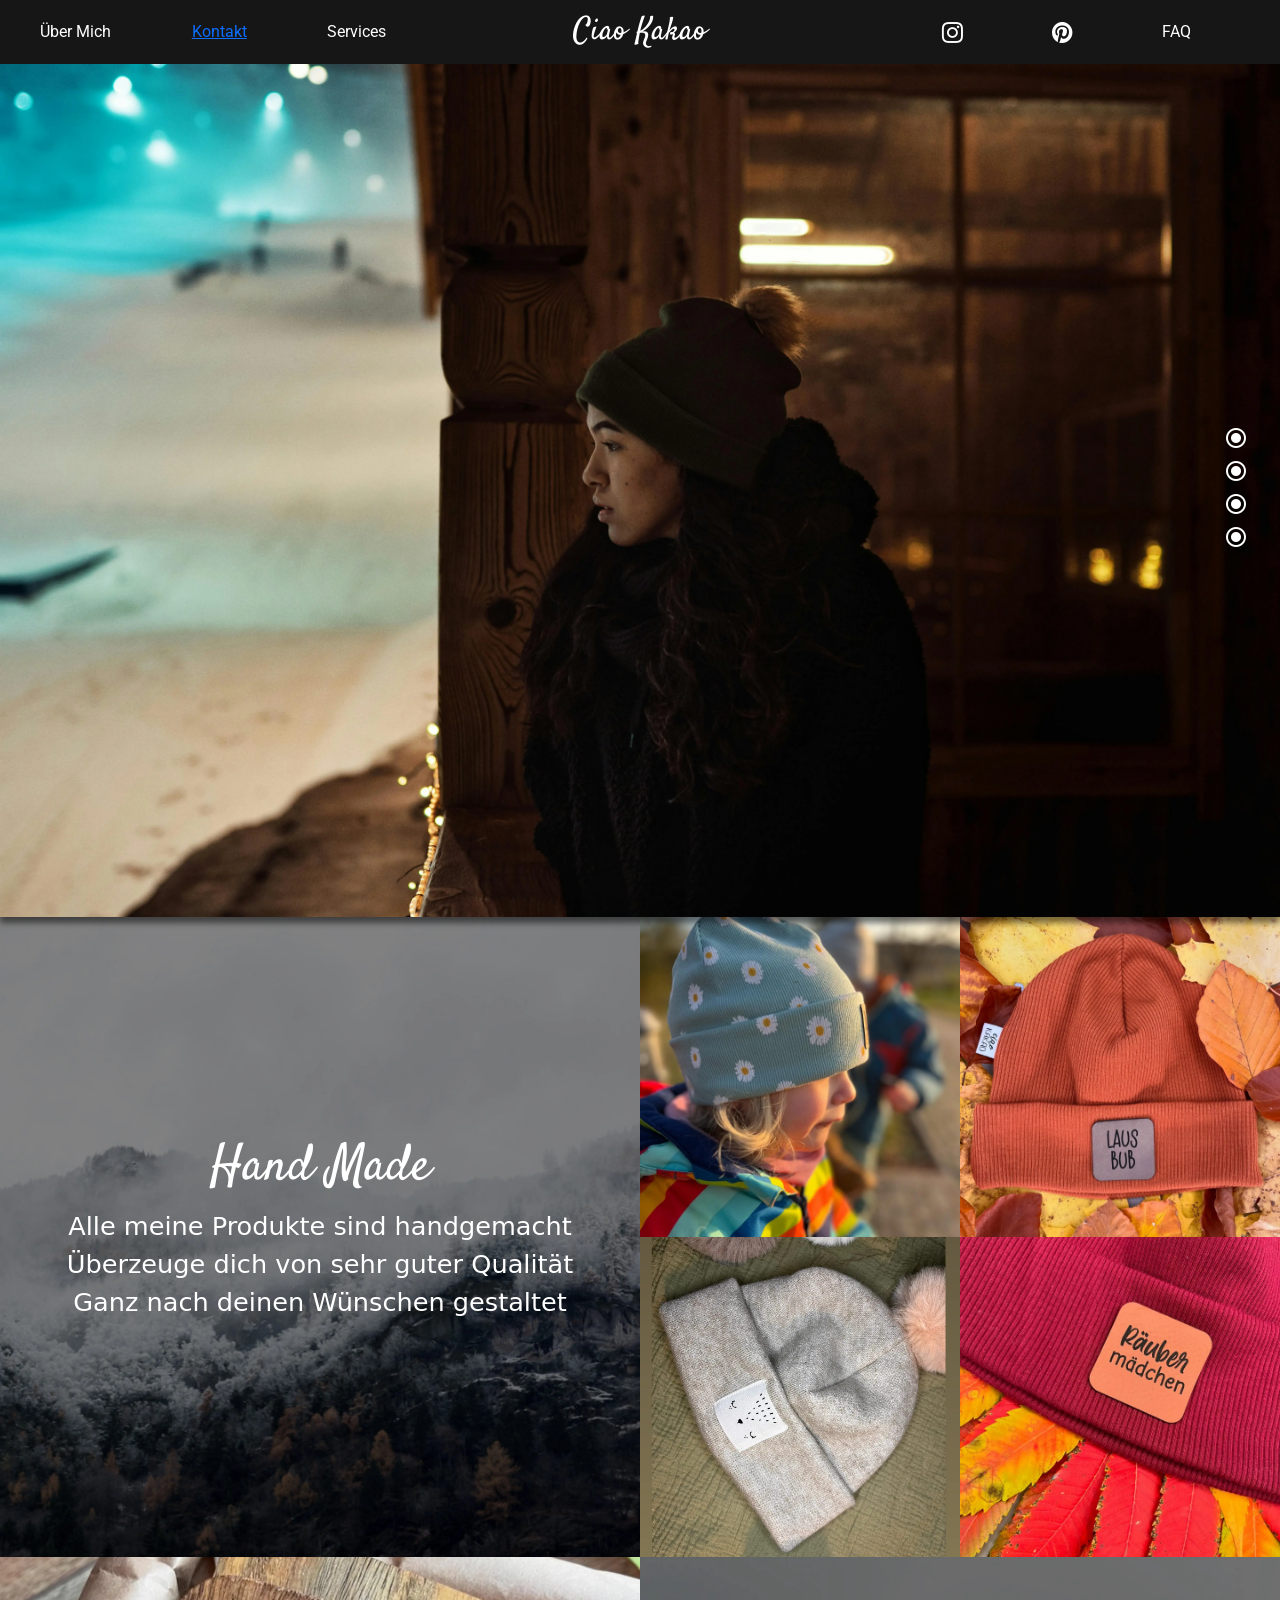
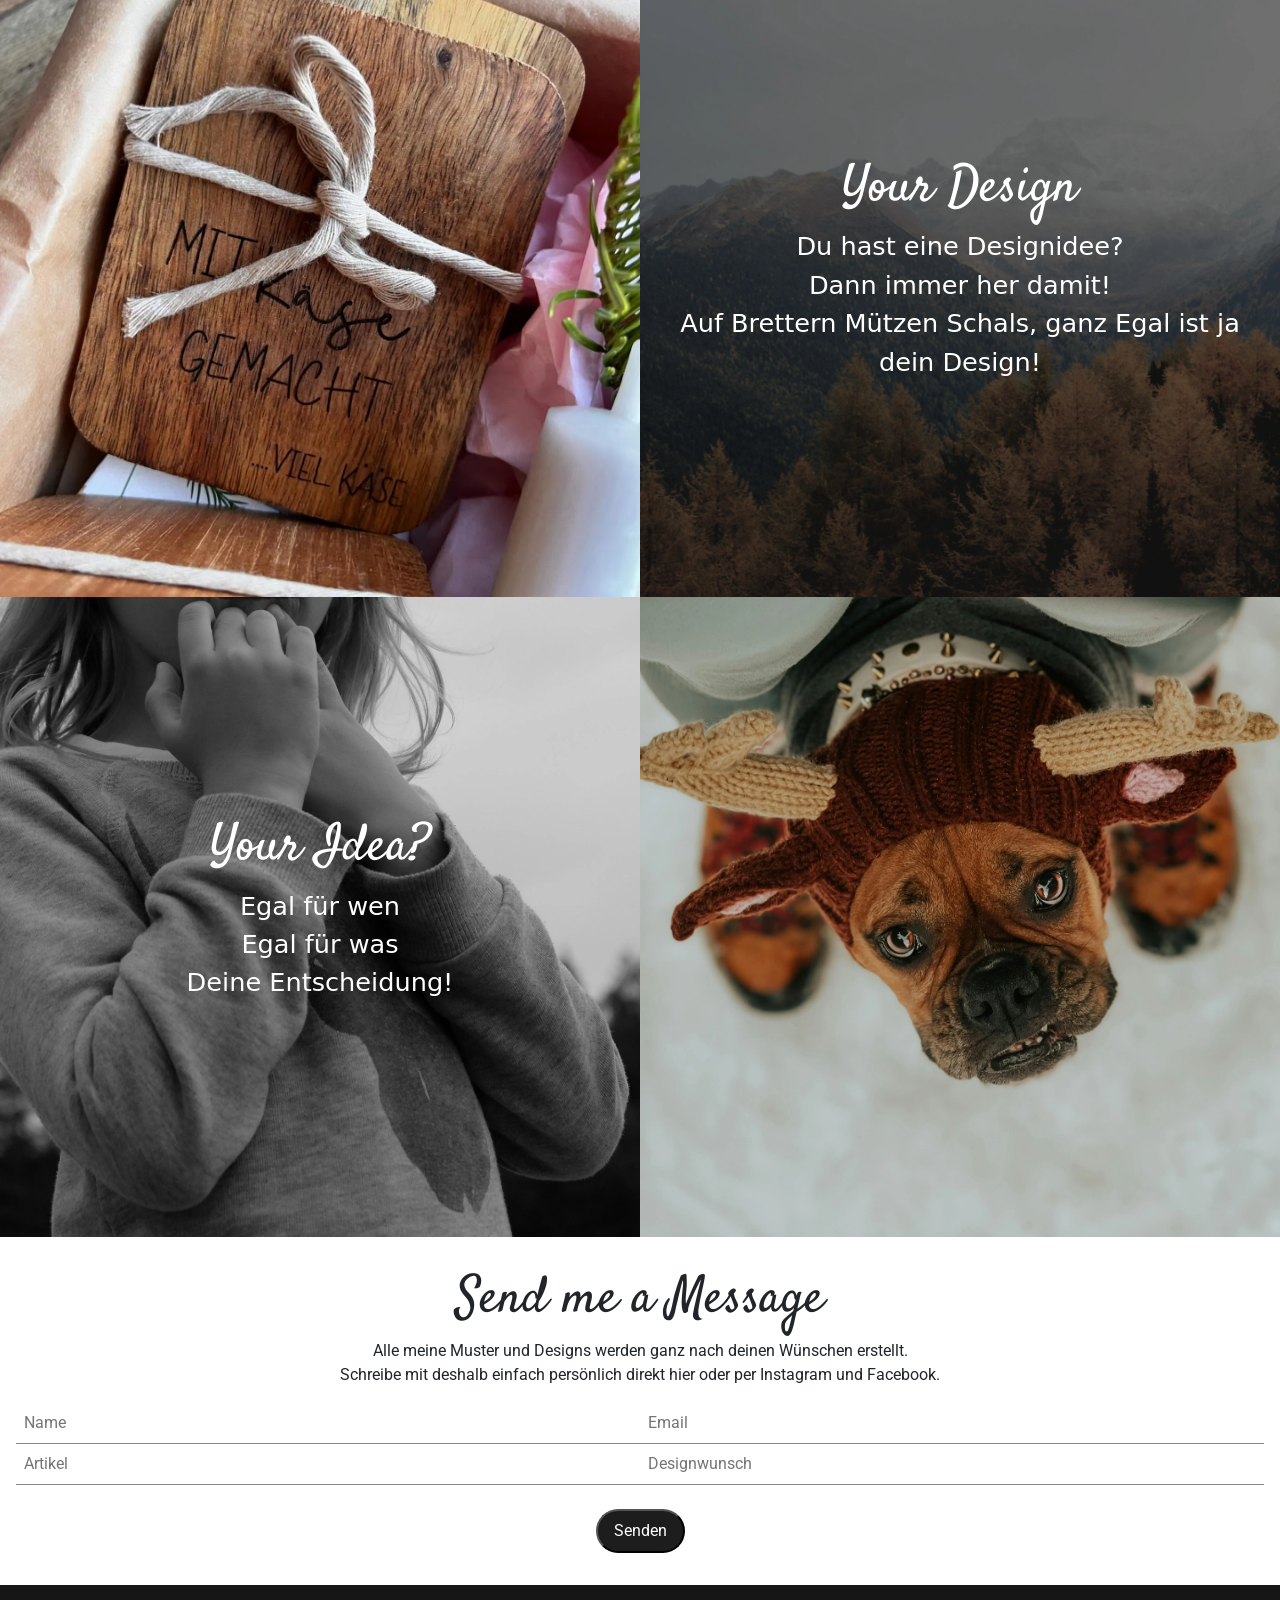
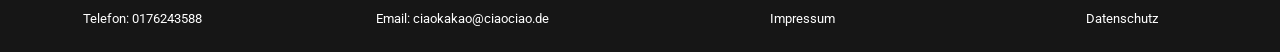
<file: index.html>
<!DOCTYPE html>
<html lang="de">
    <head>
        <meta charset="UTF-8" />
        <meta name="viewport" content="width=device-width, initial-scale=1.0" />
        <link href="https://cdn.jsdelivr.net/npm/bootstrap@5.3.3/dist/css/bootstrap.min.css" rel="stylesheet" integrity="sha384-QWTKZyjpPEjISv5WaRU9OFeRpok6YctnYmDr5pNlyT2bRjXh0JMhjY6hW+ALEwIH" crossorigin="anonymous" />
        <link rel="preconnect" href="https://fonts.googleapis.com" />
        <link rel="preconnect" href="https://fonts.gstatic.com" crossorigin />
        <link href="https://fonts.googleapis.com/css2?family=Roboto:ital,wght@0,100;0,300;0,400;0,500;0,700;0,900;1,100;1,300;1,400;1,500;1,700;1,900&display=swap" rel="stylesheet" />
        <link rel="stylesheet" href="https://cdnjs.cloudflare.com/ajax/libs/font-awesome/4.7.0/css/font-awesome.min.css" />
        <link href="https://fonts.googleapis.com/css2?family=Roboto:ital,wght@0,100;0,300;0,400;0,500;0,700;0,900;1,100;1,300;1,400;1,500;1,700;1,900&family=Satisfy&display=swap" rel="stylesheet" />
        <link rel="stylesheet" href="https://fonts.googleapis.com/css2?family=Material+Symbols+Outlined:opsz,wght,FILL,GRAD@20..48,100..700,0..1,-50..200&icon_names=radio_button_unchecked" />
        <link rel="stylesheet" href="https://fonts.googleapis.com/css2?family=Material+Symbols+Outlined:opsz,wght,FILL,GRAD@20..48,100..700,0..1,-50..200&icon_names=radio_button_checked" />

        <link rel="stylesheet" href="css/ciaokakaomaster.css" />
        <link rel="stylesheet" href="css/ciaokakaoheader.css" />
        <link rel="stylesheet" href="css/ciaokakaoimageslide.css" />
        <link rel="stylesheet" href="css/ciaokakaoarticle.css" />
        <link rel="stylesheet" href="css/ciaokakaofooter.css" />
        <link rel="stylesheet" href="css/ciaokakaocontact.css" />

        <body>
            <div class="main">
                <div class="preview">
                    Hab einen Moment Geduld
                    <br />
                    auch Designer müssen sich vorbereiten

                    <div class="preview-loader"></div>
                </div>
                <div class="header">
                    <div class="headercontainer">
                        <div class="headeraboutus">
                            <p class="headerp">Über Mich</p>
                            <a href="#kontakt" class="headerp">Kontakt</a>
                            <p class="headerp">Services</p>
                        </div>
                        <div class="headerlogo">
                            <!-- <img src="/images/logo.png" alt=""> -->
                            <p class="headerp">Ciao Kakao</p>
                        </div>
                        <div class="socialmediaheader">
                            <a href="#" class="fa fa-instagram"></a>
                            <a href="#" class="fa fa-pinterest"></a>
                            <p class="headerp">FAQ</p>
                        </div>
                    </div>
                </div>

                <div class="companyimages">
                    <div class="imageSliderContainer">
                        <img class="sliderimg" src="images/imgsld1.webp" alt="" />
                        <img class="sliderimg" src="images/imgsld2.webp" alt="" />
                        <img class="sliderimg" src="images/imgsld3.webp" alt="" />
                        <img class="sliderimg" src="images/imgsld4.webp" alt="" />
                    </div>

                    <div class="imageButtonContainer">
                        <button onclick="imageButtonPressed(0)" id="imgslide0" class="imageSlideButton">
                            <span class="material-symbols-outlined">radio_button_checked</span>
                        </button>

                        <button onclick="imageButtonPressed(1)" id="imgslide1" class="imageSlideButton">
                            <span class="material-symbols-outlined">radio_button_checked</span>
                        </button>

                        <button onclick="imageButtonPressed(2)" id="imgslide2" class="imageSlideButton">
                            <span class="material-symbols-outlined">radio_button_checked</span>
                        </button>

                        <button onclick="imageButtonPressed(3)" id="imgslide3" class="imageSlideButton">
                            <span class="material-symbols-outlined">radio_button_checked</span>
                        </button>
                    </div>
                </div>

                <div class="articleContainer">
                    <div id="articleHandMade" class="articledetail">
                        <div class="articledescription">
                            <h1 class="articleHeading">Hand Made</h1>
                            <p class="no-select">
                                Alle meine Produkte sind handgemacht
                                <br />
                                Überzeuge dich von sehr guter Qualität
                                <br />
                                Ganz nach deinen Wünschen gestaltet
                            </p>
                        </div>
                    </div>

                    <div class="articledetail">
                        <div class="imgquad"><img class="articleImage" src="images/MillaMütze.webp" alt="" /></div>
                        <div class="imgquad"><img class="articleImage" src="images/MützeGrau.webp" alt="" /></div>
                        <div class="imgquad"><img class="articleImage" src="images/MützeHerbst.webp" alt="" /></div>
                        <div class="imgquad"><img class="articleImage" src="images/MützeRot.webp" alt="" /></div>
                    </div>

                    <div class="articledetail">
                        <img class="imgSolo" class="articleImageFull" src="images/Holzbrett.webp" alt="" />
                    </div>

                    <div id="yourDesign" class="articledetail">
                        <div class="articledescription">
                            <h1 class="articleHeading">Your Design</h1>
                            <p>
                                Du hast eine Designidee?
                                <br />
                                Dann immer her damit!
                                <br />
                                Auf Brettern Mützen Schals, ganz Egal ist ja dein Design!
                            </p>
                        </div>
                    </div>

                    <div id="yourChoice" class="articledetail">
                        <div class="articledescription">
                            <h1 class="articleHeading">Your Idea?</h1>
                            <p>
                                Egal für wen
                                <br />
                                Egal für was
                                <br />
                                Deine Entscheidung!
                            </p>
                        </div>
                    </div>

                    <div class="articledetail">
                        <img class="imgSolo" class="articleImageFull" src="images/HundMütze.webp" alt="" />
                    </div>
                </div>

                <div class="contactMe" id="kontakt">
                    <div class="heading">
                        <h1>Send me a Message</h1>
                        <p>
                            Alle meine Muster und Designs werden ganz nach deinen Wünschen erstellt.
                            <br />
                            Schreibe mit deshalb einfach persönlich direkt hier oder per Instagram und Facebook.
                        </p>
                    </div>
                    <div class="contactField">
                        <input class="inputMessage" placeholder="Name" type="text" />
                        <input class="inputMessage" placeholder="Email" type="text" />
                    </div>

                    <div class="contactField">
                        <input class="inputMessage" placeholder="Artikel" type="text" />
                        <input class="inputMessage" placeholder="Designwunsch" type="text" />
                    </div>
                    <div class="submit">
                        <button class="buttonSubmit">Senden</button>
                    </div>
                </div>

                <div class="footer">
                    <div class="contact">
                        <p>Telefon: 0176243588</p>
                        <p>Email: ciaokakao@ciaociao.de</p>
                    </div>

                    <div class="impressum">
                        <p>Impressum</p>
                        <p>Datenschutz</p>
                    </div>
                </div>
            </div>

            <script src="js/ckimageslide.js"></script>
            <script src="js/ckloader.js"></script>
        </body>
    </head>
</html>
</file>
<file: css/ciaokakaomaster.css>
* {
    box-sizing: border-box;
}

html,
body {
    height: 100%;
    margin: 0;
    padding: 0;
}

.preview {
    font-family: Satisfy, serif;
    font-size: clamp(3rem, 4vw, 5rem);

    position: fixed;
    top: 0;
    left: 0;
    width: 100%;
    height: 100%;
    background-color: black;
    display: flex;
    justify-content: center;
    align-items: center;
    font-size: 2rem;
    z-index: 99999;
    color: rgb(255, 255, 255);
    opacity: 0.92;
}

.preview-loader {
    border: 10px solid rgb(23, 23, 23);
    border-top: 10px solid rgb(250, 250, 250);
    border-radius: 50%;
    width: 120px;
    height: 120px;
    animation: spin 2s linear infinite;
    margin-left: 2rem;
}

@keyframes spin {
    0% {
        transform: rotate(0deg);
    }
    100% {
        transform: rotate(360deg);
    }
}

.main {
    width: 100%;
    height: auto;
    display: flex;
    flex-direction: column;
}
</file>
<file: css/ciaokakaoheader.css>
.header {
    width: 100%;
    display: flex;
    padding: 0.5rem 0;
    color: white;
    background-color: rgb(22, 22, 22);
    font-family: roboto;
    position: sticky;
    top: 0;
    left: 0;
    z-index: 99;
}

.headerp {
    display: inline-block;
    position: relative;
    cursor: pointer;
    margin: 0;
}

.headerp::after {
    content: "";
    position: absolute;
    left: 0;
    bottom: -2px;
    width: 0;
    height: 2px;
    background-color: currentColor;
    transition: width 0.5s cubic-bezier(0.4, 0, 0.2, 1);
}

.headerp:hover::after {
    width: 100%;
}

.headercontainer {
    width: 100%;
    height: 100%;
    display: flex;
}

.headeraboutus {
    width: 100%;

    display: flex;
    justify-content: space-around;
    align-items: center;
}

.headerlogo {
    width: 100%;
    display: flex;
    justify-content: center;
    align-items: center;
    font-family: "Satisfy", serif;
    font-weight: 400;
    font-style: normal;
    font-size: 2rem;
}

.socialmediaheader {
    display: flex;
    width: 100%;
    justify-content: center;
    flex-direction: row;
    flex-wrap: nowrap;
    align-items: center;
    justify-content: space-evenly;
}

#instagramheaderlogo {
    margin-right: 3rem;
}

.fa {
    color: white;
    font-size: 1.5rem;
    text-decoration: none;
}

@media (max-width: 768px) {
    .headeraboutus {
        display: none;
    }
    .headerlogo .fa {
        font-size: 2rem;
    }
}
</file>
<file: css/ciaokakaoimageslide.css>
.companyimages {
    width: 100%;
    max-height: 100vh;
    position: relative;
    display: flex;
    flex-direction: row;
    overflow: hidden;
    flex-wrap: wrap;
    box-shadow: rgba(0, 0, 0, 0.5) 0px 6px 6px;
}

.imageSliderContainer {
    display: flex;
    transition: transform 0.5s ease-in-out, filter 0.5s ease-in-out;
}

.sliderimg {
    width: 100%;
    height: auto;
}

.imageButtonContainer {
    display: flex;
    flex-direction: column;
    position: absolute;
    right: 2%;
    top: 50%;
    transform: translateY(-50%);
}

.imageSlideButton {
    border: none;
    background-color: transparent;
    color: white;
    transition: color 0.5s cubic-bezier(0.4, 0, 0.2, 1);
}

.imageSlideButton:hover {
    color: grey;
}

.material-symbols-outlined {
    font-variation-settings: "FILL" 0, "wght" 400, "GRAD" 0, "opsz" 24;
}
</file>
<file: css/ciaokakaoarticle.css>
.articleContainer {
    width: 100%;
    display: flex;
    flex-direction: row;
    flex-wrap: wrap;
}

.articledetail {
    width: 50%;
    aspect-ratio: 1 / 1;
    display: flex;
    flex-direction: column;
    flex-wrap: wrap;
    font-size: clamp(1rem, 2vw, 2rem);
}

.articleHeading {
    font-family: Satisfy, serif;
    font-size: clamp(3rem, 4vw, 5rem);
}

#articleHandMade {
    background-image: url("../images/Waldhintergrund.webp");
    background-size: cover;
    color: white;
}

#yourDesign {
    background-image: url("../images/Herbsthintergrund.webp");
    background-size: cover;
    color: white;
}

#yourChoice {
    background-image: url("../images/Mädchen.webp");
    background-size: cover;
    background-position: center center;
    color: white;
}

.articledescription {
    display: flex;
    flex-direction: column;
    align-items: center;
    padding: 1rem;
    width: 100%;
    height: 100%;
    justify-content: center;
    text-align: center;
}

.imgquad {
    width: 50%;
    height: 50%;
    object-fit: cover;
}

.imgSolo {
    width: 100%;
    height: 100%;
    object-fit: cover;
}

.articleImage {
    width: 100%;
    height: 100%;
    object-fit: cover;
}

.articleImageFull {
    width: 100%;
}

@media (max-width: 768px) {
    .articledetail {
        aspect-ratio: 1/2;
    }

    .articledetail > .imgquad:nth-child(2) {
        display: none;
    }
    .articledetail > .imgquad:nth-child(4) {
        display: none;
    }

    .imgquad {
        width: 100%;
    }
}
</file>
<file: css/ciaokakaofooter.css>
.footer {
    width: 100%;
    background-color: rgb(22, 22, 22);
    font-family: roboto;
    display: flex;
    flex-direction: row;
    flex-wrap: nowrap;
    justify-content: space-around;
    align-items: flex-end;
    color: white;
    font-size: 0.8rem;
    gap: 1rem;
    padding: 1.5rem 0;
}

@media (max-width: 768px) {
    .footer {
        flex-direction: column;
        align-items: center;
    }
    .impressum,
    .contact {
        flex-direction: column;
        font-size: 0.8rem;
    }
}
.footer p {
    margin: 0;
}

.impressum {
    width: 50%;
    height: 100%;
    display: flex;
    justify-content: space-around;
    align-items: center;
    gap: 0.5rem;
}

.contact {
    width: 50%;
    height: 100%;
    display: flex;
    align-items: center;
    justify-content: space-around;
    margin: 0;
    gap: 0.5rem;
}
</file>
<file: css/ciaokakaocontact.css>
.contactMe {
    width: 100%;
    display: flex;
    align-items: center;
    flex-direction: column;
    flex-wrap: nowrap;
    font-family: roboto;
    padding: 2rem 1rem;
    text-align: center;
}

.contactMe h1 {
    font-family: Satisfy, serif;
    font-size: clamp(3rem, 4vw, 5rem);
}

.heading {
    width: 100%;
    display: flex;
    flex-direction: column;
    flex-wrap: nowrap;
    align-items: center;
}
.contactField {
    width: 100%;

    display: flex;
    justify-content: space-evenly;
}

.submit {
    width: 100%;
    display: flex;
    align-items: center;
    justify-content: center;
    margin-top: 1.5rem;
}

.buttonSubmit {
    color: white;
    background-color: rgb(29, 29, 29);
    padding-top: 0.5rem;
    padding-bottom: 0.5rem;
    padding-left: 1rem;
    padding-right: 1rem;
    border-radius: 24px;
    transition: transform 0.2s ease-in-out;
}

.buttonSubmit:hover {
    transform: scale(1.1);
}

.inputMessage {
    background: transparent;
    border: none;
    border-bottom: 1px solid rgba(23, 23, 23, 0.5); /* Dezente dunkle Unterstreichung */
    color: rgb(23, 23, 23); /* Dunkler Text */
    padding: 8px;
    font-size: 1rem;
    transition: border-bottom 0.3s ease-in-out, box-shadow 0.3s ease-in-out;
    width: 100%;
}

.inputMessage:focus {
    outline: none;
    border-bottom: 2px solid rgb(23, 23, 23); /* Klare Unterstreichung bei Fokus */
    box-shadow: 0 3px 5px rgba(23, 23, 23, 0.2);
}

@media (max-width: 768px) {
    .contactMe {
        padding: 2rem 1rem;
    }
}
</file>
